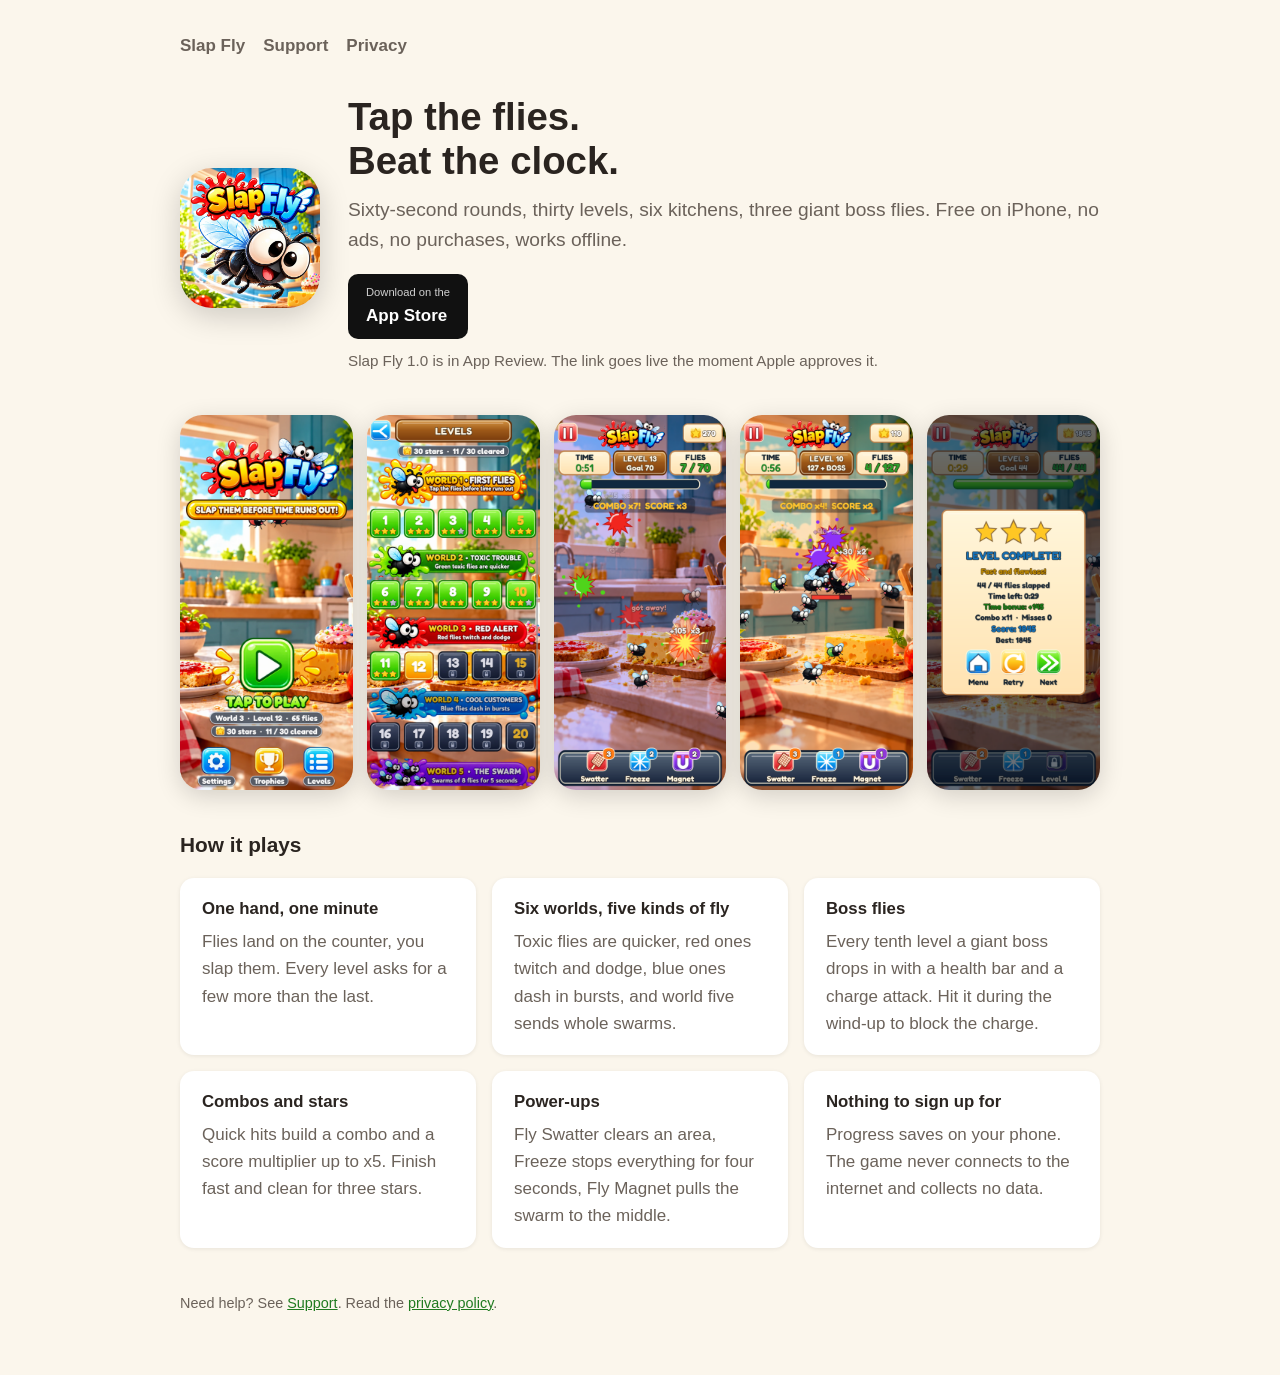
<file: index.html>
<!doctype html>
<html lang="en"><head><meta charset="utf-8"><meta name="viewport" content="width=device-width,initial-scale=1">
<title>Slap Fly – Tap the flies. Beat the clock.</title>
<meta name="description" content="Slap Fly is a free iPhone tap game: 30 levels in six kitchens, three boss flies, combos, power-ups and stars. No ads, no purchases, works offline.">
<meta property="og:title" content="Slap Fly"><meta property="og:description" content="Tap the flies. Beat the clock. Free on iPhone, no ads."><meta property="og:image" content="https://slapfly.com/shots/01_menu_w.png"><meta property="og:url" content="https://slapfly.com/">
<link rel="icon" href="icon.png"><link rel="apple-touch-icon" href="icon.png"><link rel="stylesheet" href="style.css"></head>
<body><main>
<nav><a href="./">Slap Fly</a><a href="support.html">Support</a><a href="privacy.html">Privacy</a></nav>
<section class="hero">
<img src="icon.png" alt="Slap Fly app icon: a cartoon fly in a kitchen">
<div>
<h1>Tap the flies.<br>Beat the clock.</h1>
<p class="lead">Sixty-second rounds, thirty levels, six kitchens, three giant boss flies. Free on iPhone, no ads, no purchases, works offline.</p>
<a class="badge" href="https://apps.apple.com/app/id6825876809"><small>Download on the</small>App Store</a>
<p class="note">Slap Fly 1.0 is in App Review. The link goes live the moment Apple approves it.</p>
</div>
</section>
<div class="shots">
<img src="shots/01_menu_w.png" alt="Main menu in a sunny kitchen">
<img src="shots/02_levels_w.png" alt="Level list with stars and six worlds">
<img src="shots/03_gameplay_combo_w.png" alt="Gameplay mid-combo with splats">
<img src="shots/04_boss_w.png" alt="Boss fly fight on level 10">
<img src="shots/05_level_complete_w.png" alt="Level complete screen with three stars">
</div>
<h2>How it plays</h2>
<div class="grid">
<div class="card"><h3>One hand, one minute</h3><p>Flies land on the counter, you slap them. Every level asks for a few more than the last.</p></div>
<div class="card"><h3>Six worlds, five kinds of fly</h3><p>Toxic flies are quicker, red ones twitch and dodge, blue ones dash in bursts, and world five sends whole swarms.</p></div>
<div class="card"><h3>Boss flies</h3><p>Every tenth level a giant boss drops in with a health bar and a charge attack. Hit it during the wind-up to block the charge.</p></div>
<div class="card"><h3>Combos and stars</h3><p>Quick hits build a combo and a score multiplier up to x5. Finish fast and clean for three stars.</p></div>
<div class="card"><h3>Power-ups</h3><p>Fly Swatter clears an area, Freeze stops everything for four seconds, Fly Magnet pulls the swarm to the middle.</p></div>
<div class="card"><h3>Nothing to sign up for</h3><p>Progress saves on your phone. The game never connects to the internet and collects no data.</p></div>
</div>
<footer>Need help? See <a href="support.html">Support</a>. Read the <a href="privacy.html">privacy policy</a>.</footer>
</main></body></html>
</file>
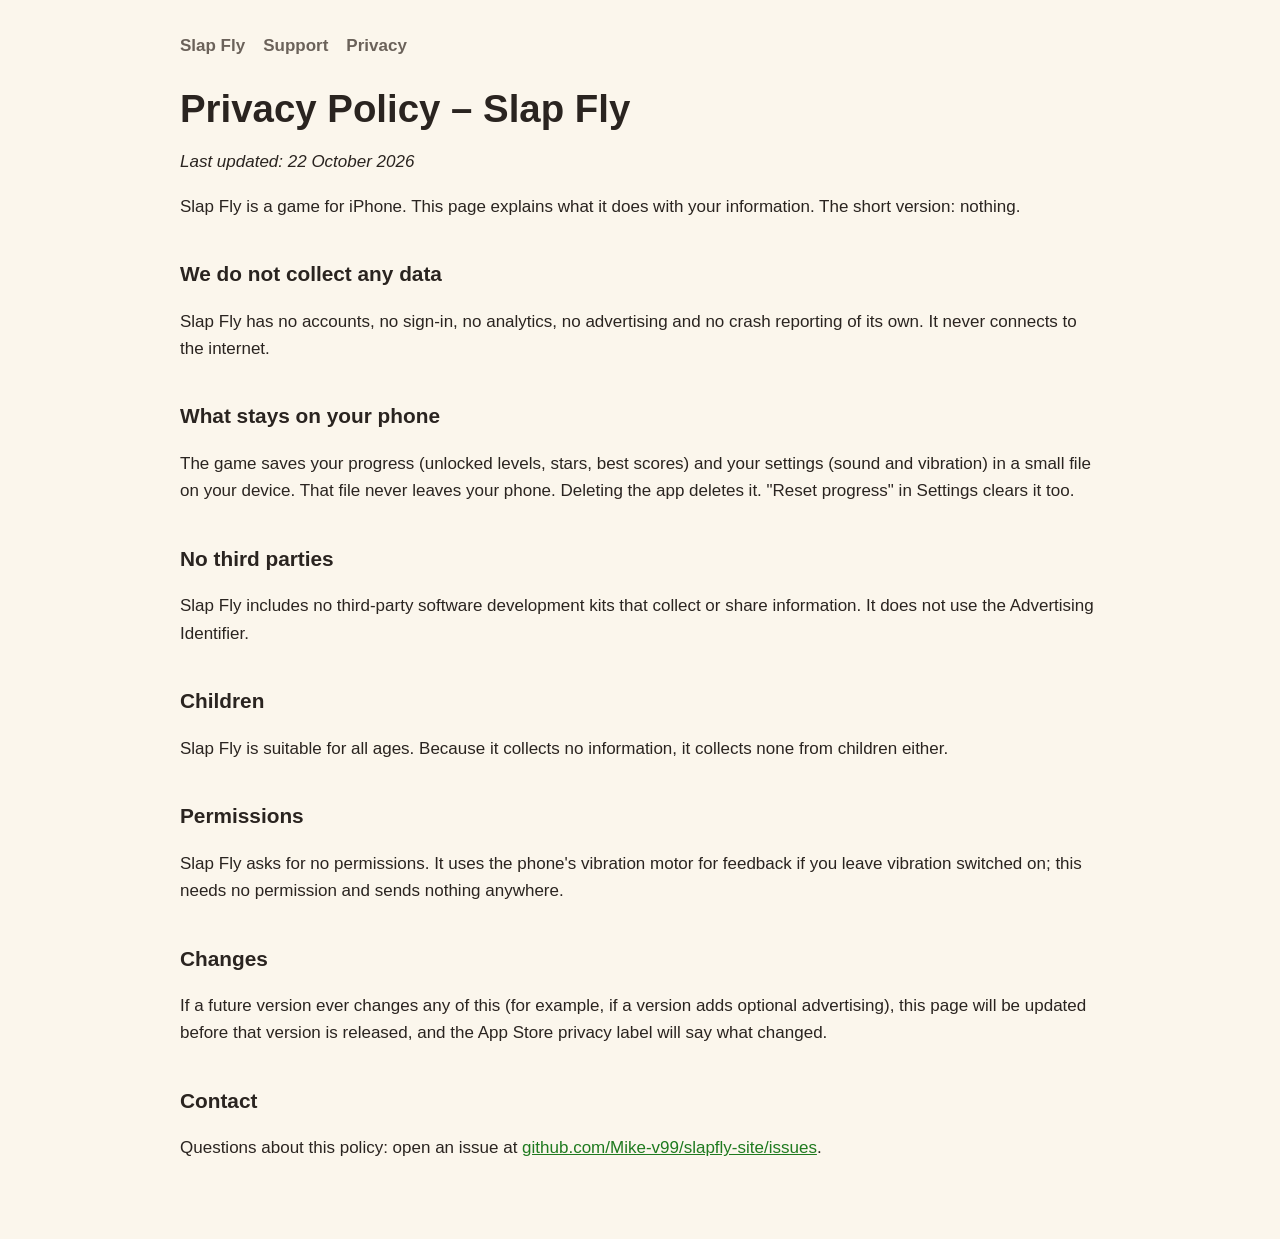
<file: privacy.html>
<!doctype html>
<html lang="en"><head><meta charset="utf-8"><meta name="viewport" content="width=device-width,initial-scale=1">
<title>Slap Fly – Privacy Policy</title><link rel="icon" href="icon.png"><link rel="stylesheet" href="style.css"></head>
<body><main>
<nav><a href="./">Slap Fly</a><a href="support.html">Support</a><a href="privacy.html">Privacy</a></nav>
<h1>Privacy Policy – Slap Fly</h1>
<p><em>Last updated: 22 October 2026</em></p>
<p>Slap Fly is a game for iPhone. This page explains what it does with your information. The short version: nothing.</p>
<h2>We do not collect any data</h2>
<p>Slap Fly has no accounts, no sign-in, no analytics, no advertising and no crash reporting of its own. It never connects to the internet.</p>
<h2>What stays on your phone</h2>
<p>The game saves your progress (unlocked levels, stars, best scores) and your settings (sound and vibration) in a small file on your device. That file never leaves your phone. Deleting the app deletes it. "Reset progress" in Settings clears it too.</p>
<h2>No third parties</h2>
<p>Slap Fly includes no third-party software development kits that collect or share information. It does not use the Advertising Identifier.</p>
<h2>Children</h2>
<p>Slap Fly is suitable for all ages. Because it collects no information, it collects none from children either.</p>
<h2>Permissions</h2>
<p>Slap Fly asks for no permissions. It uses the phone's vibration motor for feedback if you leave vibration switched on; this needs no permission and sends nothing anywhere.</p>
<h2>Changes</h2>
<p>If a future version ever changes any of this (for example, if a version adds optional advertising), this page will be updated before that version is released, and the App Store privacy label will say what changed.</p>
<h2>Contact</h2>
<p>Questions about this policy: open an issue at <a href="https://github.com/Mike-v99/slapfly-site/issues">github.com/Mike-v99/slapfly-site/issues</a>.</p>
</main></body></html>
</file>
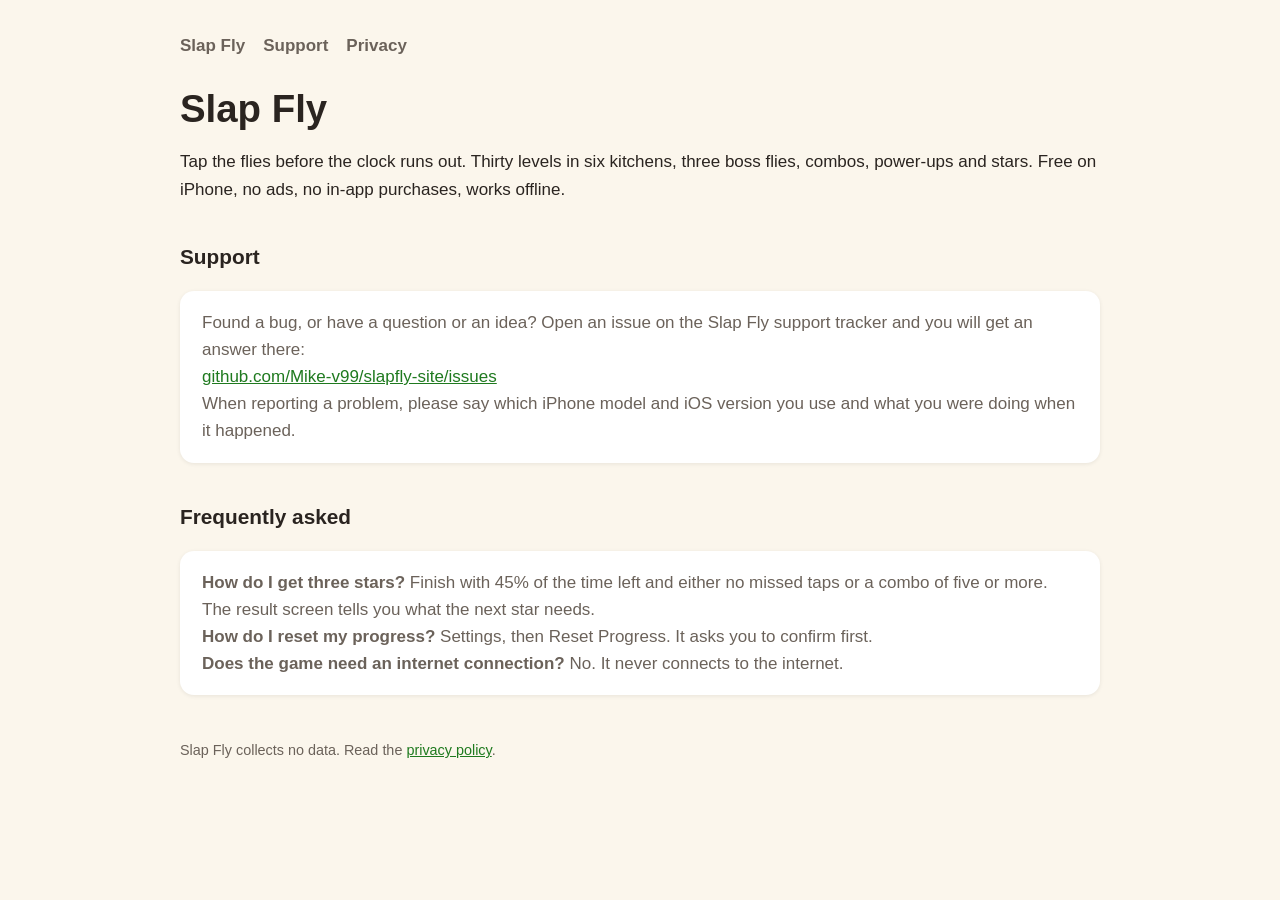
<file: support.html>
<!doctype html>
<html lang="en"><head><meta charset="utf-8"><meta name="viewport" content="width=device-width,initial-scale=1">
<title>Slap Fly – Support</title><link rel="icon" href="icon.png"><link rel="stylesheet" href="style.css"></head>
<body><main>
<nav><a href="./">Slap Fly</a><a href="support.html">Support</a><a href="privacy.html">Privacy</a></nav>
<h1>Slap Fly</h1>
<p>Tap the flies before the clock runs out. Thirty levels in six kitchens, three boss flies, combos, power-ups and stars. Free on iPhone, no ads, no in-app purchases, works offline.</p>
<h2>Support</h2>
<div class="card">
<p>Found a bug, or have a question or an idea? Open an issue on the Slap Fly support tracker and you will get an answer there:</p>
<p><a href="https://github.com/Mike-v99/slapfly-site/issues">github.com/Mike-v99/slapfly-site/issues</a></p>
<p>When reporting a problem, please say which iPhone model and iOS version you use and what you were doing when it happened.</p>
</div>
<h2>Frequently asked</h2>
<div class="card">
<p><strong>How do I get three stars?</strong> Finish with 45% of the time left and either no missed taps or a combo of five or more. The result screen tells you what the next star needs.</p>
<p><strong>How do I reset my progress?</strong> Settings, then Reset Progress. It asks you to confirm first.</p>
<p><strong>Does the game need an internet connection?</strong> No. It never connects to the internet.</p>
</div>
<footer>Slap Fly collects no data. Read the <a href="privacy.html">privacy policy</a>.</footer>
</main></body></html>
</file>
<file: style.css>
:root{color-scheme:light dark;--bg:#fbf6ec;--ink:#2a2420;--muted:#6b625a;--accent:#1f7a1f;--accent2:#f2b705;--card:#fff}
@media (prefers-color-scheme:dark){:root{--bg:#1b1715;--ink:#f1e9dc;--muted:#b7aa9c;--accent:#8fd68f;--accent2:#f2b705;--card:#262120}}
*{box-sizing:border-box}
body{margin:0;background:var(--bg);color:var(--ink);font:17px/1.6 -apple-system,BlinkMacSystemFont,"Segoe UI",Helvetica,Arial,sans-serif}
main{max-width:960px;margin:0 auto;padding:32px 20px 60px}
nav{display:flex;gap:18px;flex-wrap:wrap;margin-bottom:28px}nav a{color:var(--muted);text-decoration:none;font-weight:600}nav a:hover{color:var(--accent)}
h1{font-size:2.4rem;line-height:1.15;margin:.2em 0 .3em}h2{font-size:1.3rem;margin-top:1.8em}
a{color:var(--accent)}
.hero{display:grid;grid-template-columns:140px 1fr;gap:28px;align-items:center}
.hero img{width:140px;height:140px;border-radius:32px;box-shadow:0 8px 30px rgba(0,0,0,.18)}
.lead{font-size:1.2rem;color:var(--muted);margin:0 0 18px}
.badge{display:inline-block;background:#111;color:#fff;border-radius:10px;padding:10px 18px;font-weight:600;text-decoration:none}
.badge small{display:block;font-size:.7rem;font-weight:400;opacity:.8}
.note{font-size:.95rem;color:var(--muted);margin-top:10px}
.shots{display:grid;grid-template-columns:repeat(5,1fr);gap:14px;margin:26px 0}
@media (max-width:640px){.shots{grid-template-columns:repeat(3,1fr)}}
.shots img{width:100%;border-radius:22px;box-shadow:0 6px 24px rgba(0,0,0,.16)}
.grid{display:grid;grid-template-columns:repeat(auto-fit,minmax(240px,1fr));gap:16px}
.card{background:var(--card);border-radius:14px;padding:18px 22px;box-shadow:0 1px 4px rgba(0,0,0,.08)}
.card h3{margin:0 0 .3em;font-size:1.05rem}.card p{margin:0;color:var(--muted)}
footer{margin-top:44px;font-size:.9rem;color:var(--muted)}
@media (max-width:560px){.hero{grid-template-columns:96px 1fr;gap:18px}.hero img{width:96px;height:96px;border-radius:22px}h1{font-size:1.9rem}}
</file>
